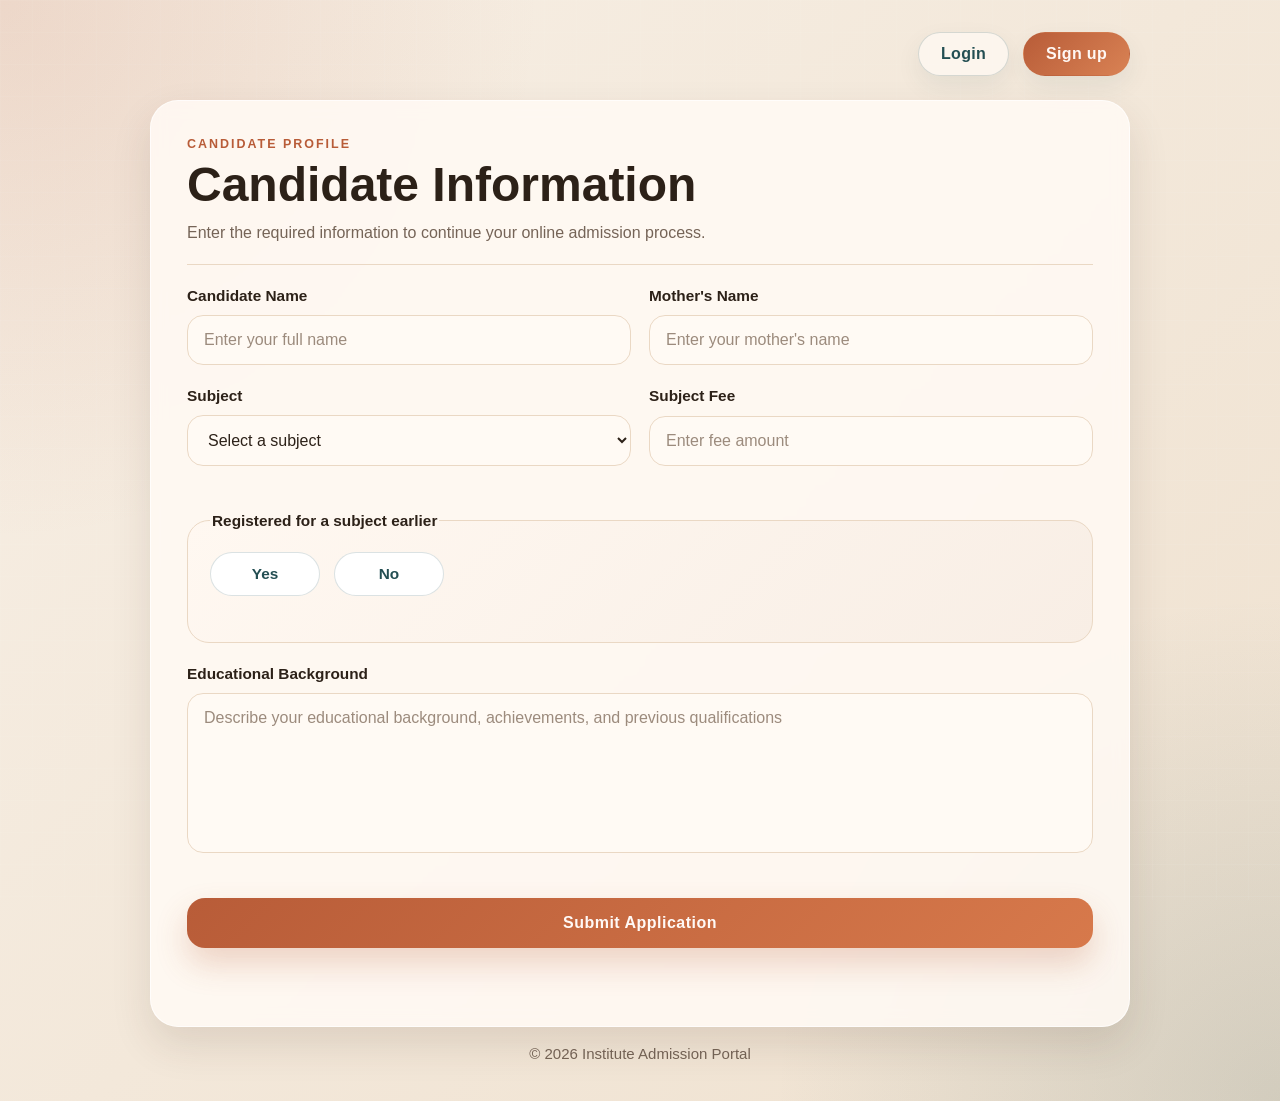
<file: online_admission_form/index.html>
<!DOCTYPE html>
<html lang="en">

<head>
    <meta charset="UTF-8">
    <meta name="viewport" content="width=device-width, initial-scale=1.0">
    <title>Online Admission Form</title>
    <link rel="stylesheet" href="styles.css">
</head>
<nav class="hero-nav" aria-label="Authentication navigation">
    <a id="Login" class="nav-link" href="Logic.html">Login</a>
    <a id="signup" class="nav-link nav-link-primary" href="signup.html">Sign up</a>

</nav>
</header>
<section class="form-panel">
    <form class="admission-form" accept-charset="UTF-8" method="post">
        <div class="form-header">
            <p class="section-label">Candidate Profile</p>
            <h2 id="FormTitle">Candidate Information</h2>
            <p>Enter the required information to continue your online admission process.</p>
        </div>

        <div class="form-grid">
            <div class="field-group">
                <label for="name">Candidate Name</label>
                <input id="name" name="name" type="text" placeholder="Enter your full name" required>
            </div>

            <div class="field-group">
                <label for="Mother">Mother's Name</label>
                <input id="Mother" name="Mother" type="text" placeholder="Enter your mother's name" required>
            </div>
        </div>

        <div class="form-grid">
            <div class="field-group">
                <label for="Subject">Subject</label>
                <select id="Subject" name="Subject" required>
                    <option value="">Select a subject</option>
                    <option value="CS-01">CS-01</option>
                    <option value="CS-02">CS-02</option>
                    <option value="CS-03">CS-03</option>
                    <option value="CS-04">CS-04</option>
                </select>
                <span class="error" id="Subject_error"></span>
            </div>

            <div class="field-group">
                <label for="fee">Subject Fee</label>
                <input id="fee" name="fee" type="number" min="0" step="0.01" placeholder="Enter fee amount" required>
                <span class="error" id="Fee_error"></span>
            </div>
        </div>

        <fieldset class="field-group option-group">
            <legend>Registered for a subject earlier</legend>
            <div class="option-row">
                <label class="option-pill">
                    <input type="radio" name="registered" value="yes" required>
                    <span>Yes</span>
                </label>
                <label class="option-pill">
                    <input type="radio" name="registered" value="no" required>
                    <span>No</span>
                </label>
            </div>
            <span class="error" id="registration_error"></span>
        </fieldset>

        <div class="field-group">
            <label for="eduction">Educational Background</label>
            <textarea id="eduction" name="eduction"
                placeholder="Describe your educational background, achievements, and previous qualifications"
                required></textarea>
            <span class="error" id="eduction_error"></span>
        </div>

        <button type="submit" class="submit-button">Submit Application</button>
        <p id="form_message" class="status-message" aria-live="polite"></p>
    </form>
</section>
</main>

<footer class="page-footer">
    <p>&copy; 2026 Institute Admission Portal</p>
</footer>
</body>

</html>
</file>
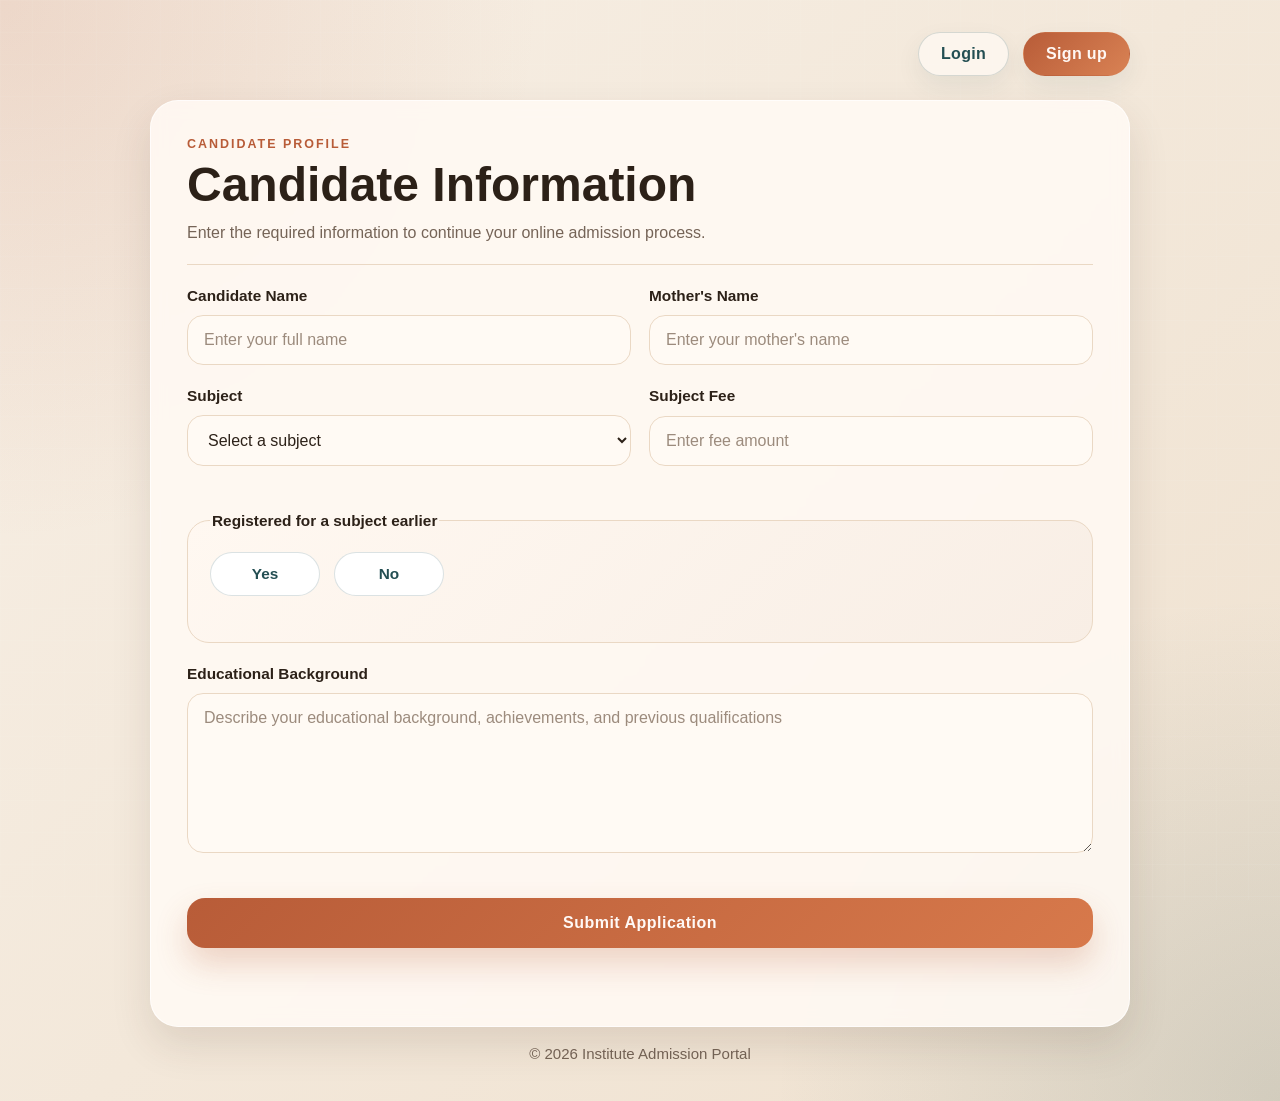
<file: online_admission_form/srcr/WebApp/index.html>
<!DOCTYPE html>
<html lang="en">
<head>
    <meta charset="UTF-8">
    <meta name="viewport" content="width=device-width, initial-scale=1.0">
    <title>Online Admission Form</title>
    <link rel="stylesheet" href="styles.css">
</head>
<!--<body class="dashboard-page">-->
<!--    <header class="hero">-->
<!--        <div class="hero-copy">-->
<!--            <p class="eyebrow">Institute Admission Portal</p>-->
<!--            <h1>Admission Dashboard</h1>-->
<!--            <p class="lead">-->
<!--                Complete your admission form, review your details, and submit a polished application from one place.-->
<!--            </p>-->
<!--        </div>-->
        <nav class="hero-nav" aria-label="Authentication navigation">
            <a id="Login" class="nav-link" href="Logic.html">Login</a>
            <a id="signup" class="nav-link nav-link-primary" href="signup.html">Sign up</a>

        </nav>
    </header>

<!--    <main class="dashboard-shell">-->
<!--        <aside class="dashboard-sidebar">-->
<!--            <article class="info-card accent-card">-->
<!--&lt;!&ndash;                <p class="card-label">Application Stage</p>&ndash;&gt;-->
<!--&lt;!&ndash;                <h2>Draft in Progress</h2>&ndash;&gt;-->
<!--&lt;!&ndash;                <p>Fill in the form carefully and keep your academic details accurate before final submission.</p>&ndash;&gt;-->
<!--            </article>-->

<!--            <article class="info-card">-->
<!--                <p class="card-label">Checklist</p>-->
<!--                <ul class="checklist">-->
<!--                    <li>Personal details completed</li>-->
<!--                    <li>Subject selected correctly</li>-->
<!--                    <li>Fee amount reviewed</li>-->
<!--                    <li>Education background added</li>-->
<!--                </ul>-->
<!--            </article>-->
<!--        </aside>-->

        <section class="form-panel">
            <form class="admission-form" accept-charset="UTF-8" method="post">
                <div class="form-header">
                    <p class="section-label">Candidate Profile</p>
                    <h2 id="FormTitle">Candidate Information</h2>
                    <p>Enter the required information to continue your online admission process.</p>
                </div>

                <div class="form-grid">
                    <div class="field-group">
                        <label for="name">Candidate Name</label>
                        <input
                            id="name"
                            name="name"
                            type="text"
                            placeholder="Enter your full name"
                            required>
                    </div>

                    <div class="field-group">
                        <label for="Mother">Mother's Name</label>
                        <input
                            id="Mother"
                            name="Mother"
                            type="text"
                            placeholder="Enter your mother's name"
                            required>
                    </div>
                </div>

                <div class="form-grid">
                    <div class="field-group">
                        <label for="Subject">Subject</label>
                        <select id="Subject" name="Subject" required>
                            <option value="">Select a subject</option>
                            <option value="CS-01">CS-01</option>
                            <option value="CS-02">CS-02</option>
                            <option value="CS-03">CS-03</option>
                            <option value="CS-04">CS-04</option>
                        </select>
                        <span class="error" id="Subject_error"></span>
                    </div>

                    <div class="field-group">
                        <label for="fee">Subject Fee</label>
                        <input
                            id="fee"
                            name="fee"
                            type="number"
                            min="0"
                            step="0.01"
                            placeholder="Enter fee amount"
                            required>
                        <span class="error" id="Fee_error"></span>
                    </div>
                </div>

                <fieldset class="field-group option-group">
                    <legend>Registered for a subject earlier</legend>
                    <div class="option-row">
                        <label class="option-pill">
                            <input type="radio" name="registered" value="yes" required>
                            <span>Yes</span>
                        </label>
                        <label class="option-pill">
                            <input type="radio" name="registered" value="no" required>
                            <span>No</span>
                        </label>
                    </div>
                    <span class="error" id="registration_error"></span>
                </fieldset>

                <div class="field-group">
                    <label for="eduction">Educational Background</label>
                    <textarea
                        id="eduction"
                        name="eduction"
                        placeholder="Describe your educational background, achievements, and previous qualifications"
                        required></textarea>
                    <span class="error" id="eduction_error"></span>
                </div>

                <button type="submit" class="submit-button">Submit Application</button>
                <p id="form_message" class="status-message" aria-live="polite"></p>
            </form>
        </section>
    </main>

    <footer class="page-footer">
        <p>&copy; 2026 Institute Admission Portal</p>
    </footer>
</body>
</html>
</file>
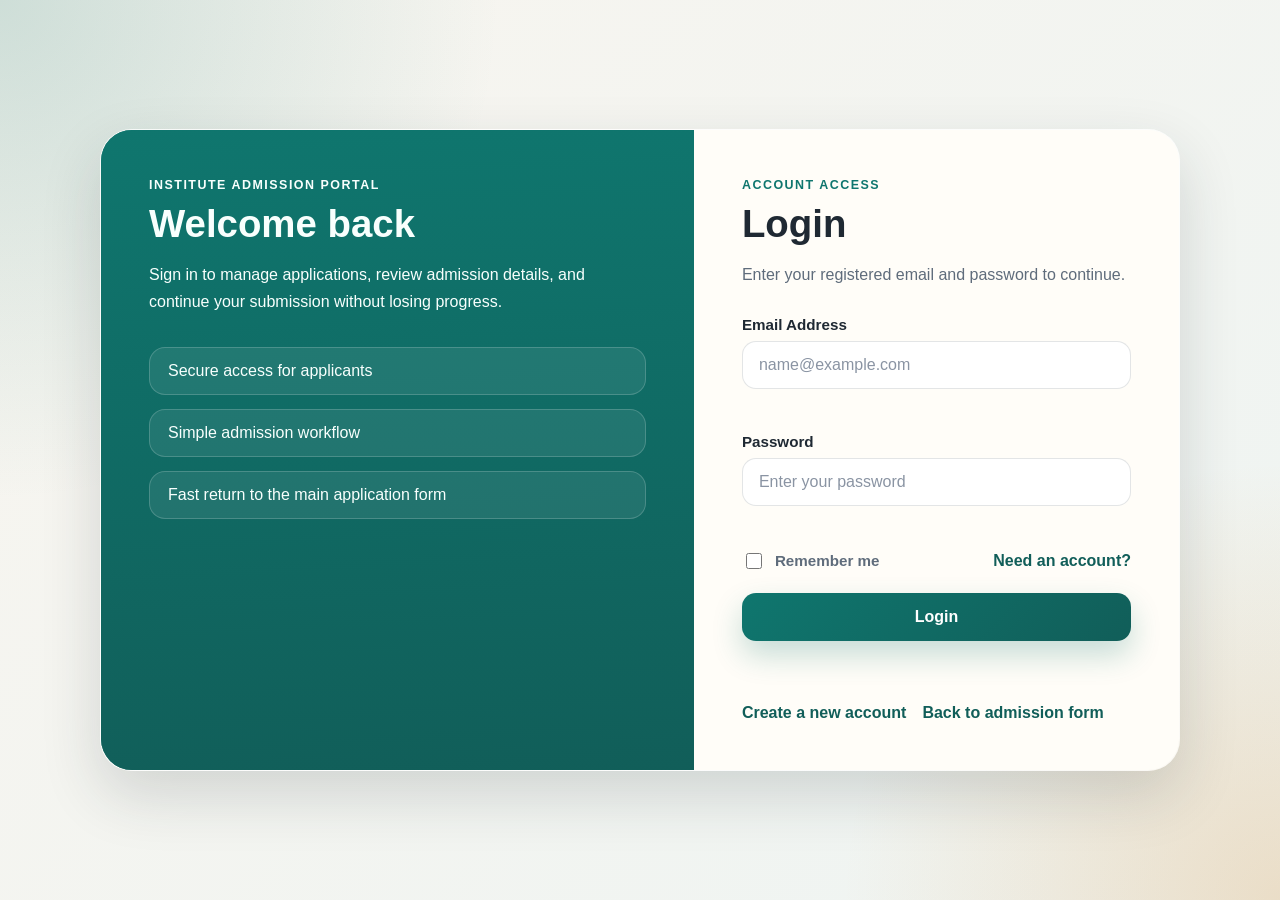
<file: online_admission_form/Logic.html>
<!DOCTYPE html>
<html lang="en">
<head>
    <meta charset="UTF-8">
    <meta name="viewport" content="width=device-width, initial-scale=1.0">
    <title>Login | Institute Admission Portal</title>
    <link rel="stylesheet" href="Logic_Signup.css">
</head>
<body class="auth-page">
<main class="auth-layout">
    <section class="auth-panel auth-panel-brand" aria-label="Institute highlights">
        <p class="eyebrow">Institute Admission Portal</p>
        <h1>Welcome back</h1>
        <p class="lead">
            Sign in to manage applications, review admission details, and continue your submission without losing progress.
        </p>
        <ul class="feature-list">
            <li>Secure access for applicants</li>
            <li>Simple admission workflow</li>
            <li>Fast return to the main application form</li>
        </ul>
    </section>

    <section class="auth-panel auth-panel-form" aria-labelledby="loginTitle">
        <div class="card-header">
            <p class="section-label">Account Access</p>
            <h2 id="loginTitle">Login</h2>
            <p class="section-copy">Enter your registered email and password to continue.</p>
        </div>

        <form id="loginForm" class="auth-form" action="index.html" method="get">
            <div class="form-group">
                <label for="login_email">Email Address</label>
                <input
                        id="login_email"
                        name="email"
                        type="email"
                        placeholder="name@example.com"
                        autocomplete="email"
                        required>
                <span class="error" id="login_email_error"></span>
            </div>

            <div class="form-group">
                <label for="login_password">Password</label>
                <input
                        id="login_password"
                        name="password"
                        type="password"
                        placeholder="Enter your password"
                        autocomplete="current-password"
                        required>
                <span class="error" id="login_password_error"></span>
            </div>

            <div class="form-options">
                <label class="checkbox">
                    <input type="checkbox" name="remember_me">
                    <span>Remember me</span>
                </label>
                <a href="signup.html" class="text-link">Need an account?</a>
            </div>

            <button type="submit" class="primary-button">Login</button>
            <p id="login_message" class="status-message" aria-live="polite"></p>
        </form>

        <nav class="auth-links" aria-label="Login page links">
            <a href="signup.html" class="text-link">Create a new account</a>
            <a href="index.html" class="text-link">Back to admission form</a>
        </nav>
    </section>
</main>
</body>
</html>
</file>
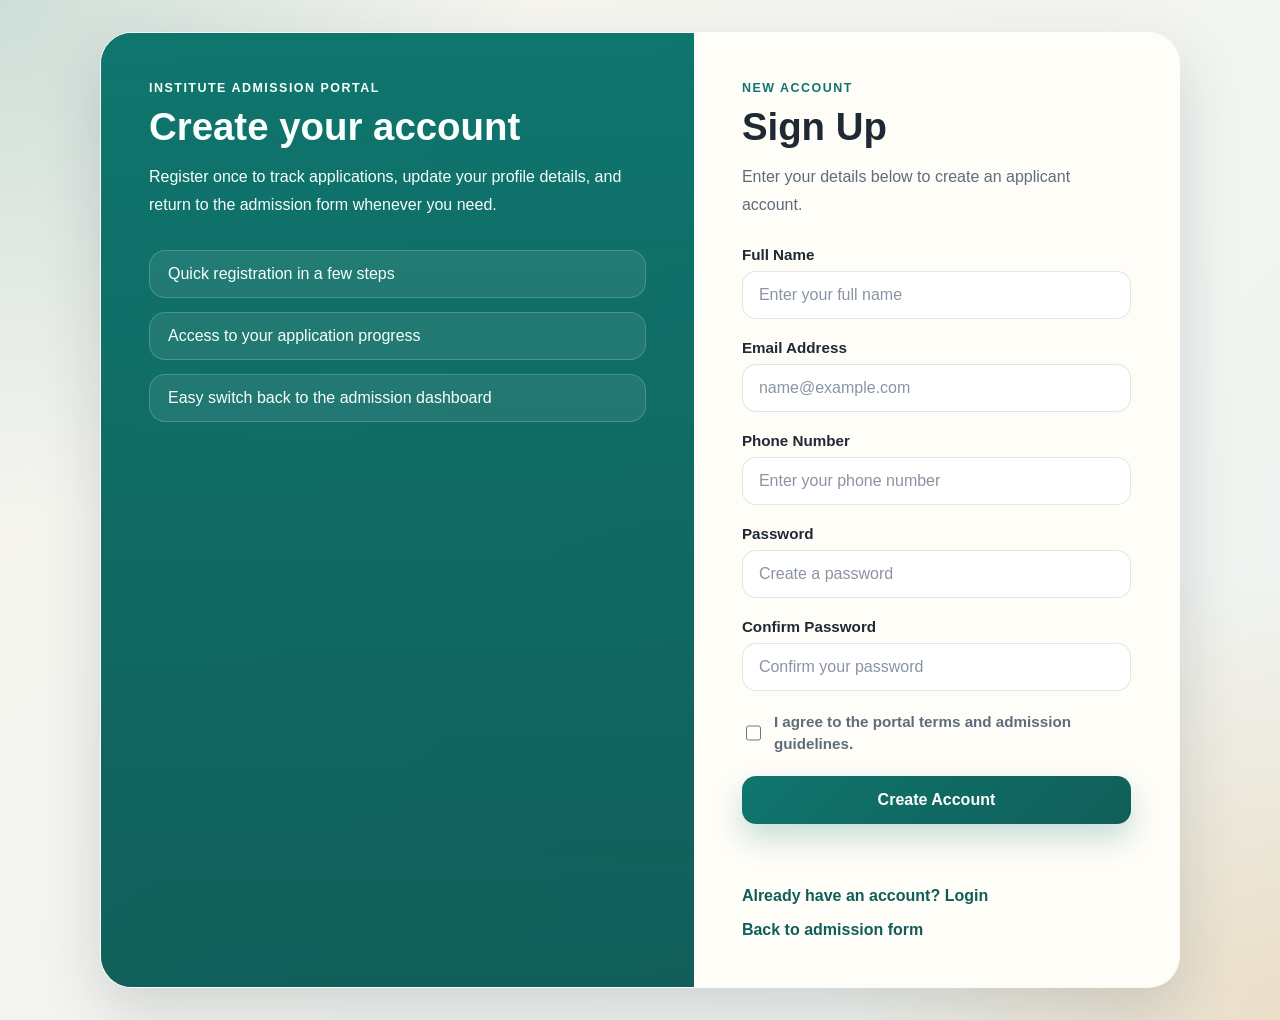
<file: online_admission_form/signup.html>
<!DOCTYPE html>
<html lang="en">
<head>
    <meta charset="UTF-8">
    <meta name="viewport" content="width=device-width, initial-scale=1.0">
    <title>Sign Up | Institute Admission Portal</title>
    <link rel="stylesheet" href="Logic_Signup.css">
</head>
<body class="auth-page">
<main class="auth-layout">
    <section class="auth-panel auth-panel-brand" aria-label="Registration benefits">
        <p class="eyebrow">Institute Admission Portal</p>
        <h1>Create your account</h1>
        <p class="lead">
            Register once to track applications, update your profile details, and return to the admission form whenever you need.
        </p>
        <ul class="feature-list">
            <li>Quick registration in a few steps</li>
            <li>Access to your application progress</li>
            <li>Easy switch back to the admission dashboard</li>
        </ul>
    </section>

    <section class="auth-panel auth-panel-form" aria-labelledby="signupTitle">
        <div class="card-header">
            <p class="section-label">New Account</p>
            <h2 id="signupTitle">Sign Up</h2>
            <p class="section-copy">Enter your details below to create an applicant account.</p>
        </div>

        <form id="signupForm" class="auth-form" action="Logic.html" method="get" novalidate>
            <div class="form-group">
                <label for="signup_name">Full Name</label>
                <input
                        id="signup_name"
                        name="name"
                        type="text"
                        placeholder="Enter your full name"
                        autocomplete="name"
                        required>
            </div>

            <div class="form-group">
                <label for="signup_email">Email Address</label>
                <input
                        id="signup_email"
                        name="email"
                        type="email"
                        placeholder="name@example.com"
                        autocomplete="email"
                        required>
            </div>

            <div class="form-group">
                <label for="signup_number">Phone Number</label>
                <input
                        id="signup_number"
                        name="number"
                        type="tel"
                        placeholder="Enter your phone number"
                        autocomplete="tel"
                        required>
            </div>

            <div class="form-group">
                <label for="signup_password">Password</label>
                <input
                        id="signup_password"
                        name="password"
                        type="password"
                        placeholder="Create a password"
                        autocomplete="new-password"
                        required>
            </div>

            <div class="form-group">
                <label for="signup_confirm_password">Confirm Password</label>
                <input
                        id="signup_confirm_password"
                        name="confirm_password"
                        type="password"
                        placeholder="Confirm your password"
                        autocomplete="new-password"
                        required>
            </div>

            <label class="checkbox">
                <input type="checkbox" name="terms" required>
                <span>I agree to the portal terms and admission guidelines.</span>
            </label>

            <button type="submit" class="primary-button">Create Account</button>
            <p id="signup_message" class="status-message" aria-live="polite"></p>
        </form>

        <nav class="auth-links" aria-label="Signup page links">
            <a href="Logic.html" class="text-link">Already have an account? Login</a>
            <a href="index.html" class="text-link">Back to admission form</a>
        </nav>
    </section>
</main>
</body>
</html>
</file>
<file: online_admission_form/styles.css>
:root {
    --bg-1: #f7efe5;
    --bg-2: #efe1cf;
    --panel: #fffaf4;
    --panel-border: #ead8c4;
    --text: #2c2118;
    --muted: #756457;
    --primary: #b85c38;
    --primary-dark: #8f4324;
    --accent: #234e52;
    --accent-soft: #d8eceb;
    --success: #2f6a4f;
    --danger: #c94b4b;
    --shadow: 0 18px 40px rgba(69, 43, 25, 0.12);
}

* {
    box-sizing: border-box;
}

body {
    margin: 0;
    min-height: 100vh;
    padding: 32px 16px 24px;
    font-family: "Trebuchet MS", "Segoe UI", sans-serif;
    color: var(--text);
    background:
        radial-gradient(circle at top left, rgba(184, 92, 56, 0.16), transparent 32%),
        radial-gradient(circle at bottom right, rgba(35, 78, 82, 0.14), transparent 30%),
        linear-gradient(135deg, var(--bg-1), var(--bg-2));
}

body::before {
    content: "";
    position: fixed;
    inset: 0;
    background-image:
        linear-gradient(rgba(255, 255, 255, 0.16) 1px, transparent 1px),
        linear-gradient(90deg, rgba(255, 255, 255, 0.16) 1px, transparent 1px);
    background-size: 32px 32px;
    pointer-events: none;
    opacity: 0.35;
    z-index: -1;
}

.hero-nav {
    width: min(980px, 100%);
    margin: 0 auto 24px;
    display: flex;
    justify-content: flex-end;
    gap: 14px;
}

.nav-link {
    display: inline-flex;
    align-items: center;
    justify-content: center;
    padding: 12px 22px;
    border-radius: 999px;
    border: 1px solid rgba(35, 78, 82, 0.18);
    background: rgba(255, 250, 244, 0.72);
    color: var(--accent);
    text-decoration: none;
    font-weight: 700;
    letter-spacing: 0.02em;
    box-shadow: 0 10px 24px rgba(35, 78, 82, 0.08);
    transition: transform 0.2s ease, background 0.2s ease, color 0.2s ease;
}

.nav-link:hover,
.nav-link:focus-visible {
    transform: translateY(-2px);
    background: #ffffff;
}

.nav-link-primary {
    border-color: transparent;
    background: linear-gradient(135deg, var(--primary), #d98254);
    color: #fff8f4;
}

.nav-link-primary:hover,
.nav-link-primary:focus-visible {
    background: linear-gradient(135deg, var(--primary-dark), var(--primary));
}

.form-panel {
    width: min(980px, 100%);
    margin: 0 auto;
    padding: 36px;
    border: 1px solid rgba(255, 255, 255, 0.7);
    border-radius: 28px;
    background: rgba(255, 250, 244, 0.88);
    box-shadow: var(--shadow);
    backdrop-filter: blur(8px);
}

.admission-form {
    display: grid;
    gap: 22px;
}

.form-header {
    padding-bottom: 18px;
    border-bottom: 1px solid var(--panel-border);
}

.section-label {
    margin: 0 0 10px;
    color: var(--primary);
    font-size: 0.78rem;
    font-weight: 800;
    text-transform: uppercase;
    letter-spacing: 0.16em;
}

.form-header h2 {
    margin: 0 0 10px;
    font-size: clamp(2rem, 4vw, 3rem);
    line-height: 1;
}

.form-header p:last-child {
    margin: 0;
    max-width: 60ch;
    color: var(--muted);
    line-height: 1.7;
}

.form-grid {
    display: grid;
    grid-template-columns: repeat(2, minmax(0, 1fr));
    gap: 18px;
}

.field-group {
    display: grid;
    gap: 10px;
}

.field-group label,
.field-group legend {
    font-size: 0.96rem;
    font-weight: 700;
}

input,
select,
textarea {
    width: 100%;
    padding: 15px 16px;
    border: 1px solid var(--panel-border);
    border-radius: 16px;
    background: var(--panel);
    color: var(--text);
    font: inherit;
    outline: none;
    transition: border-color 0.2s ease, box-shadow 0.2s ease, transform 0.2s ease;
}

input::placeholder,
textarea::placeholder {
    color: #9c8b7d;
}

input:focus,
select:focus,
textarea:focus {
    border-color: rgba(35, 78, 82, 0.45);
    box-shadow: 0 0 0 4px rgba(35, 78, 82, 0.12);
    transform: translateY(-1px);
}

textarea {
    min-height: 160px;
    resize: none;
}

.option-group {
    margin: 0;
    padding: 22px;
    border: 1px solid var(--panel-border);
    border-radius: 22px;
    background: linear-gradient(135deg, #fff8f1, #f8eee5);
}

.option-row {
    display: flex;
    flex-wrap: wrap;
    gap: 14px;
}

.option-pill {
    position: relative;
    cursor: pointer;
}

.option-pill input {
    position: absolute;
    opacity: 0;
    pointer-events: none;
}

.option-pill span {
    display: inline-flex;
    align-items: center;
    justify-content: center;
    min-width: 110px;
    padding: 12px 18px;
    border-radius: 999px;
    border: 1px solid rgba(35, 78, 82, 0.16);
    background: #ffffff;
    color: var(--accent);
    font-weight: 700;
    transition: all 0.2s ease;
}

.option-pill input:checked+span {
    border-color: transparent;
    background: linear-gradient(135deg, var(--accent), #356f73);
    color: #ffffff;
    box-shadow: 0 14px 28px rgba(35, 78, 82, 0.18);
}

.submit-button {
    width: 100%;
    padding: 16px 24px;
    border: 0;
    border-radius: 18px;
    background: linear-gradient(135deg, var(--primary), #d7794b);
    color: #fff9f6;
    font: inherit;
    font-size: 1rem;
    font-weight: 800;
    letter-spacing: 0.03em;
    cursor: pointer;
    box-shadow: 0 16px 32px rgba(184, 92, 56, 0.24);
    transition: transform 0.2s ease, box-shadow 0.2s ease;
}

.submit-button:hover,
.submit-button:focus-visible {
    transform: translateY(-2px);
    box-shadow: 0 20px 36px rgba(184, 92, 56, 0.28);
}

.error {
    min-height: 1em;
    font-size: 0.86rem;
    color: var(--danger);
}

.status-message {
    min-height: 1.2em;
    margin: 0;
    color: var(--success);
    font-weight: 700;
}

.page-footer {
    width: min(980px, 100%);
    margin: 18px auto 0;
    text-align: center;
    color: var(--muted);
    font-size: 0.94rem;
}

@media (max-width: 760px) {
    body {
        padding: 20px 12px;
    }

    .hero-nav {
        justify-content: stretch;
    }

    .nav-link {
        flex: 1;
    }

    .form-panel {
        padding: 24px 18px;
        border-radius: 22px;
    }

    .form-grid {
        grid-template-columns: 1fr;
    }
}
</file>
<file: online_admission_form/srcr/WebApp/styles.css>
:root {
    --bg-1: #f7efe5;
    --bg-2: #efe1cf;
    --panel: #fffaf4;
    --panel-border: #ead8c4;
    --text: #2c2118;
    --muted: #756457;
    --primary: #b85c38;
    --primary-dark: #8f4324;
    --accent: #234e52;
    --accent-soft: #d8eceb;
    --success: #2f6a4f;
    --danger: #c94b4b;
    --shadow: 0 18px 40px rgba(69, 43, 25, 0.12);
}

* {
    box-sizing: border-box;
}

body {
    margin: 0;
    min-height: 100vh;
    padding: 32px 16px 24px;
    font-family: "Trebuchet MS", "Segoe UI", sans-serif;
    color: var(--text);
    background:
        radial-gradient(circle at top left, rgba(184, 92, 56, 0.16), transparent 32%),
        radial-gradient(circle at bottom right, rgba(35, 78, 82, 0.14), transparent 30%),
        linear-gradient(135deg, var(--bg-1), var(--bg-2));
}

body::before {
    content: "";
    position: fixed;
    inset: 0;
    background-image:
        linear-gradient(rgba(255, 255, 255, 0.16) 1px, transparent 1px),
        linear-gradient(90deg, rgba(255, 255, 255, 0.16) 1px, transparent 1px);
    background-size: 32px 32px;
    pointer-events: none;
    opacity: 0.35;
    z-index: -1;
}

.hero-nav {
    width: min(980px, 100%);
    margin: 0 auto 24px;
    display: flex;
    justify-content: flex-end;
    gap: 14px;
}

.nav-link {
    display: inline-flex;
    align-items: center;
    justify-content: center;
    padding: 12px 22px;
    border-radius: 999px;
    border: 1px solid rgba(35, 78, 82, 0.18);
    background: rgba(255, 250, 244, 0.72);
    color: var(--accent);
    text-decoration: none;
    font-weight: 700;
    letter-spacing: 0.02em;
    box-shadow: 0 10px 24px rgba(35, 78, 82, 0.08);
    transition: transform 0.2s ease, background 0.2s ease, color 0.2s ease;
}

.nav-link:hover,
.nav-link:focus-visible {
    transform: translateY(-2px);
    background: #ffffff;
}

.nav-link-primary {
    border-color: transparent;
    background: linear-gradient(135deg, var(--primary), #d98254);
    color: #fff8f4;
}

.nav-link-primary:hover,
.nav-link-primary:focus-visible {
    background: linear-gradient(135deg, var(--primary-dark), var(--primary));
}

.form-panel {
    width: min(980px, 100%);
    margin: 0 auto;
    padding: 36px;
    border: 1px solid rgba(255, 255, 255, 0.7);
    border-radius: 28px;
    background: rgba(255, 250, 244, 0.88);
    box-shadow: var(--shadow);
    backdrop-filter: blur(8px);
}

.admission-form {
    display: grid;
    gap: 22px;
}

.form-header {
    padding-bottom: 18px;
    border-bottom: 1px solid var(--panel-border);
}

.section-label {
    margin: 0 0 10px;
    color: var(--primary);
    font-size: 0.78rem;
    font-weight: 800;
    text-transform: uppercase;
    letter-spacing: 0.16em;
}

.form-header h2 {
    margin: 0 0 10px;
    font-size: clamp(2rem, 4vw, 3rem);
    line-height: 1;
}

.form-header p:last-child {
    margin: 0;
    max-width: 60ch;
    color: var(--muted);
    line-height: 1.7;
}

.form-grid {
    display: grid;
    grid-template-columns: repeat(2, minmax(0, 1fr));
    gap: 18px;
}

.field-group {
    display: grid;
    gap: 10px;
}

.field-group label,
.field-group legend {
    font-size: 0.96rem;
    font-weight: 700;
}

input,
select,
textarea {
    width: 100%;
    padding: 15px 16px;
    border: 1px solid var(--panel-border);
    border-radius: 16px;
    background: var(--panel);
    color: var(--text);
    font: inherit;
    outline: none;
    transition: border-color 0.2s ease, box-shadow 0.2s ease, transform 0.2s ease;
}

input::placeholder,
textarea::placeholder {
    color: #9c8b7d;
}

input:focus,
select:focus,
textarea:focus {
    border-color: rgba(35, 78, 82, 0.45);
    box-shadow: 0 0 0 4px rgba(35, 78, 82, 0.12);
    transform: translateY(-1px);
}

textarea {
    min-height: 160px;
    resize: vertical;
}

.option-group {
    margin: 0;
    padding: 22px;
    border: 1px solid var(--panel-border);
    border-radius: 22px;
    background: linear-gradient(135deg, #fff8f1, #f8eee5);
}

.option-row {
    display: flex;
    flex-wrap: wrap;
    gap: 14px;
}

.option-pill {
    position: relative;
    cursor: pointer;
}

.option-pill input {
    position: absolute;
    opacity: 0;
    pointer-events: none;
}

.option-pill span {
    display: inline-flex;
    align-items: center;
    justify-content: center;
    min-width: 110px;
    padding: 12px 18px;
    border-radius: 999px;
    border: 1px solid rgba(35, 78, 82, 0.16);
    background: #ffffff;
    color: var(--accent);
    font-weight: 700;
    transition: all 0.2s ease;
}

.option-pill input:checked + span {
    border-color: transparent;
    background: linear-gradient(135deg, var(--accent), #356f73);
    color: #ffffff;
    box-shadow: 0 14px 28px rgba(35, 78, 82, 0.18);
}

.submit-button {
    width: 100%;
    padding: 16px 24px;
    border: 0;
    border-radius: 18px;
    background: linear-gradient(135deg, var(--primary), #d7794b);
    color: #fff9f6;
    font: inherit;
    font-size: 1rem;
    font-weight: 800;
    letter-spacing: 0.03em;
    cursor: pointer;
    box-shadow: 0 16px 32px rgba(184, 92, 56, 0.24);
    transition: transform 0.2s ease, box-shadow 0.2s ease;
}

.submit-button:hover,
.submit-button:focus-visible {
    transform: translateY(-2px);
    box-shadow: 0 20px 36px rgba(184, 92, 56, 0.28);
}

.error {
    min-height: 1em;
    font-size: 0.86rem;
    color: var(--danger);
}

.status-message {
    min-height: 1.2em;
    margin: 0;
    color: var(--success);
    font-weight: 700;
}

.page-footer {
    width: min(980px, 100%);
    margin: 18px auto 0;
    text-align: center;
    color: var(--muted);
    font-size: 0.94rem;
}

@media (max-width: 760px) {
    body {
        padding: 20px 12px;
    }

    .hero-nav {
        justify-content: stretch;
    }

    .nav-link {
        flex: 1;
    }

    .form-panel {
        padding: 24px 18px;
        border-radius: 22px;
    }

    .form-grid {
        grid-template-columns: 1fr;
    }
}
</file>
<file: online_admission_form/Logic_Signup.css>
:root {
    --bg: #f3efe7;
    --panel-strong: #fffdf8;
    --text: #1f2933;
    --muted: #5f6c7b;
    --accent: #0f766e;
    --accent-dark: #115e59;
    --border: rgba(31, 41, 51, 0.12);
    --shadow: 0 24px 60px rgba(31, 41, 51, 0.16);
}

* {
    box-sizing: border-box;
}

body {
    margin: 0;
    font-family: "Segoe UI", Tahoma, Geneva, Verdana, sans-serif;
    color: var(--text);
    background:
        radial-gradient(circle at top left, rgba(15, 118, 110, 0.18), transparent 32%),
        radial-gradient(circle at bottom right, rgba(217, 119, 6, 0.18), transparent 28%),
        linear-gradient(135deg, #f8f5ef 0%, #eef4f2 100%);
}

.auth-page {
    min-height: 100vh;
    display: grid;
    place-items: center;
    padding: 32px 20px;
}

.auth-layout {
    width: min(1080px, 100%);
    display: grid;
    grid-template-columns: 1.1fr 0.9fr;
    background: rgba(255, 255, 255, 0.52);
    border: 1px solid rgba(255, 255, 255, 0.45);
    border-radius: 32px;
    overflow: hidden;
    box-shadow: var(--shadow);
    backdrop-filter: blur(18px);
}

.auth-panel {
    padding: 48px;
}

.auth-panel-brand {
    background:
        linear-gradient(180deg, rgba(15, 118, 110, 0.92), rgba(17, 94, 89, 0.88)),
        linear-gradient(135deg, #0f766e, #115e59);
    color: #f8fffd;
}

.eyebrow,
.section-label {
    margin: 0 0 12px;
    text-transform: uppercase;
    letter-spacing: 0.12em;
    font-size: 0.78rem;
    font-weight: 700;
}

.auth-panel-brand h1,
.auth-panel-form h2 {
    margin: 0 0 16px;
    font-size: clamp(2rem, 3vw, 3.25rem);
    line-height: 1.05;
}

.lead,
.section-copy {
    margin: 0;
    color: inherit;
    font-size: 1rem;
    line-height: 1.7;
}

.feature-list {
    margin: 32px 0 0;
    padding: 0;
    list-style: none;
    display: grid;
    gap: 14px;
}

.feature-list li {
    padding: 14px 18px;
    border: 1px solid rgba(255, 255, 255, 0.18);
    border-radius: 16px;
    background: rgba(255, 255, 255, 0.08);
}

.auth-panel-form {
    background: var(--panel-strong);
}

.card-header {
    margin-bottom: 28px;
}

.section-label {
    color: var(--accent);
}

.section-copy {
    color: var(--muted);
    max-width: 44ch;
}

.auth-form {
    display: grid;
    gap: 20px;
}

.form-group {
    display: grid;
    gap: 8px;
}

.form-group label,
.checkbox span {
    font-size: 0.95rem;
    font-weight: 600;
}

.form-group input {
    width: 100%;
    padding: 14px 16px;
    border: 1px solid var(--border);
    border-radius: 14px;
    background: #ffffff;
    color: var(--text);
    font: inherit;
    transition: border-color 0.2s ease, box-shadow 0.2s ease, transform 0.2s ease;
}

.form-group input::placeholder {
    color: #8a94a3;
}

.form-group input:focus {
    outline: none;
    border-color: rgba(15, 118, 110, 0.65);
    box-shadow: 0 0 0 4px rgba(15, 118, 110, 0.14);
    transform: translateY(-1px);
}

.error {
    min-height: 1rem;
    font-size: 0.82rem;
    color: #b42318;
}

.form-options {
    display: flex;
    align-items: center;
    justify-content: space-between;
    gap: 12px;
}

.checkbox {
    display: inline-flex;
    align-items: center;
    gap: 10px;
    color: var(--muted);
    line-height: 1.5;
}

.checkbox input {
    width: 16px;
    height: 16px;
    accent-color: var(--accent);
}

.primary-button {
    border: none;
    border-radius: 14px;
    padding: 15px 18px;
    font: inherit;
    font-weight: 700;
    color: #ffffff;
    background: linear-gradient(135deg, var(--accent), var(--accent-dark));
    cursor: pointer;
    transition: transform 0.2s ease, box-shadow 0.2s ease, opacity 0.2s ease;
    box-shadow: 0 14px 30px rgba(15, 118, 110, 0.24);
}

.primary-button:hover {
    transform: translateY(-1px);
}

.primary-button:active {
    transform: translateY(0);
    opacity: 0.96;
}

.status-message {
    min-height: 1.2rem;
    margin: 0;
    color: var(--muted);
}

.auth-links {
    margin-top: 24px;
    display: flex;
    flex-wrap: wrap;
    gap: 16px;
}

.text-link {
    color: var(--accent-dark);
    text-decoration: none;
    font-weight: 600;
}

.text-link:hover {
    text-decoration: underline;
}

@media (max-width: 900px) {
    .auth-layout {
        grid-template-columns: 1fr;
    }

    .auth-panel {
        padding: 36px 24px;
    }
}

@media (max-width: 560px) {
    .form-options {
        flex-direction: column;
        align-items: flex-start;
    }

    .auth-links {
        flex-direction: column;
        gap: 10px;
    }
}
</file>
